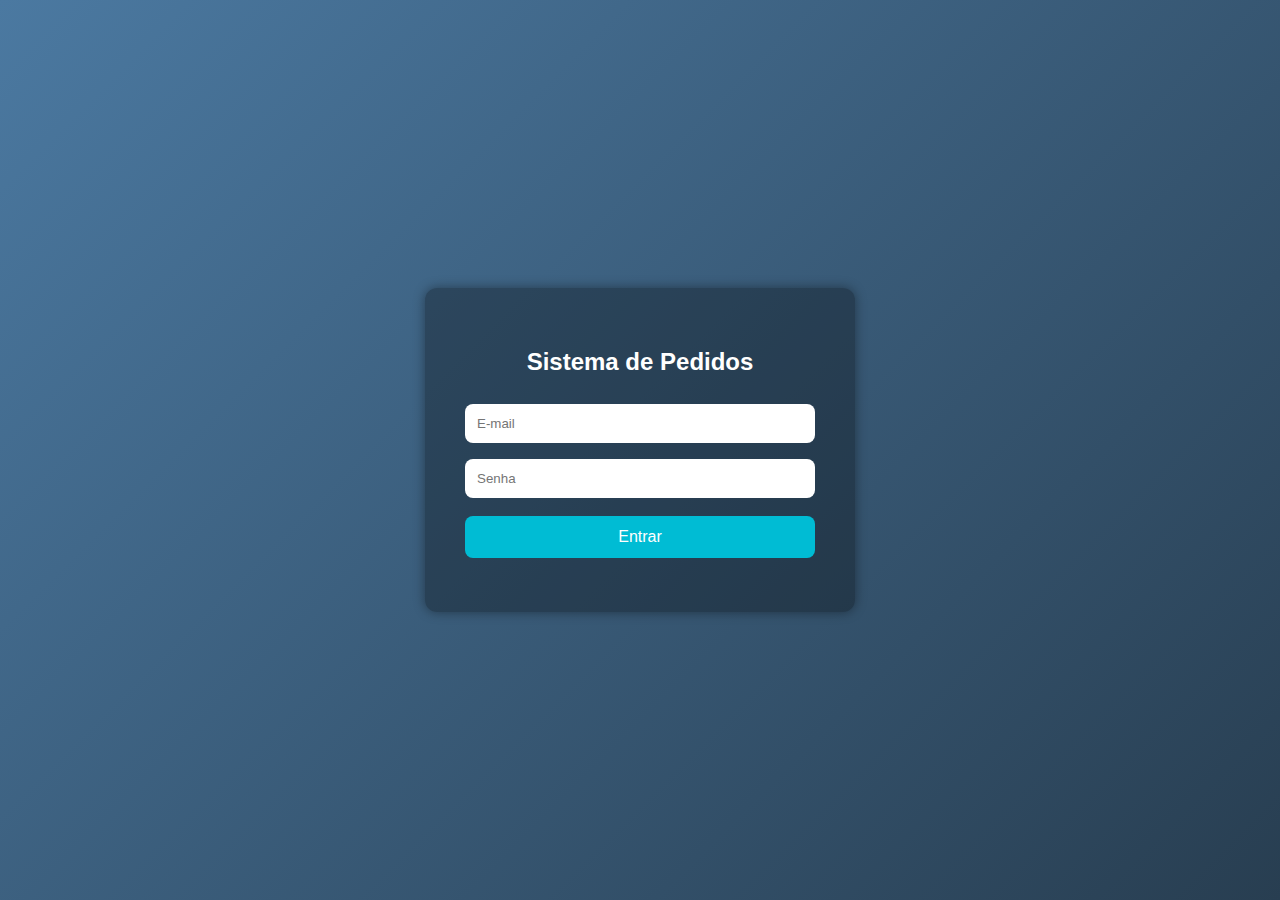
<file: templates/login.html>
<!doctype html>
<html lang="pt-BR">
<head>
  <meta charset="utf-8">
  <title>Login</title>
  <link rel="stylesheet" href="/static/style.css">
</head>
<body>
<div class="login-container">
  <h2>Sistema de Pedidos</h2>
  <form id="loginForm" class="login-form">
    <input type="email" id="email" placeholder="E-mail" required />
    <input type="password" id="senha" placeholder="Senha" required />
    <button type="submit">Entrar</button>
  </form>
  <p id="msg" class="msg"></p>
</div>

<script>
async function refreshAccessTokenWithRefresh() {
  const refreshToken = localStorage.getItem("refresh_token");
  if (!refreshToken) return null;
  try {
    const resp = await fetch("/auth/refresh-token", {
      method: "POST",
      headers: { "Authorization": "Bearer " + refreshToken }
    });
    if (!resp.ok) {
      // refresh falhou
      localStorage.removeItem("access_token");
      localStorage.removeItem("refresh_token");
      return null;
    }
    const data = await resp.json();
    localStorage.setItem("access_token", data.access_token);
    return data.access_token;
  } catch(e) { return null; }
}

// Parse simples do payload JWT (sem verificar assinatura) para pegar exp
function parseJwt(token) {
  try {
    const payload = token.split('.')[1];
    const json = JSON.parse(atob(payload.replace(/-/g, '+').replace(/_/g, '/')));
    return json;
  } catch (e) { return null; }
}

document.getElementById("loginForm").addEventListener("submit", async (e) => {
  e.preventDefault();
  const email = document.getElementById("email").value;
  const senha = document.getElementById("senha").value;
  const resposta = await fetch("/auth/login", {
    method: "POST",
    headers: {"Content-Type":"application/json"},
    body: JSON.stringify({ email, senha })
  });
  const msg = document.getElementById("msg");
  if (!resposta.ok) {
    const err = await resposta.json().catch(()=>({detail:"Erro"}));
    msg.innerText = err.detail || "Erro no login";
    msg.style.color = "red";
    return;
  }
  const data = await resposta.json();
  localStorage.setItem("access_token", data.access_token);
  localStorage.setItem("refresh_token", data.refresh_token);

  // opcional: agendar refresh automático
  const payload = parseJwt(data.access_token);
  if (payload && payload.exp) {
    const expiresAt = payload.exp * 1000; // ms
    const now = Date.now();
    const msUntilRefresh = Math.max(5000, expiresAt - now - (60 * 1000)); // 1min antes ou 5s mínimo
    setTimeout(() => {
      // tenta refresh; ignorar resultado aqui
      refreshAccessTokenWithRefresh();
    }, msUntilRefresh);
  }

  // redireciona para página /pedidos (rota html)
  window.location.href = "/pedidos";
});
</script>
</body>
</html>
</file>
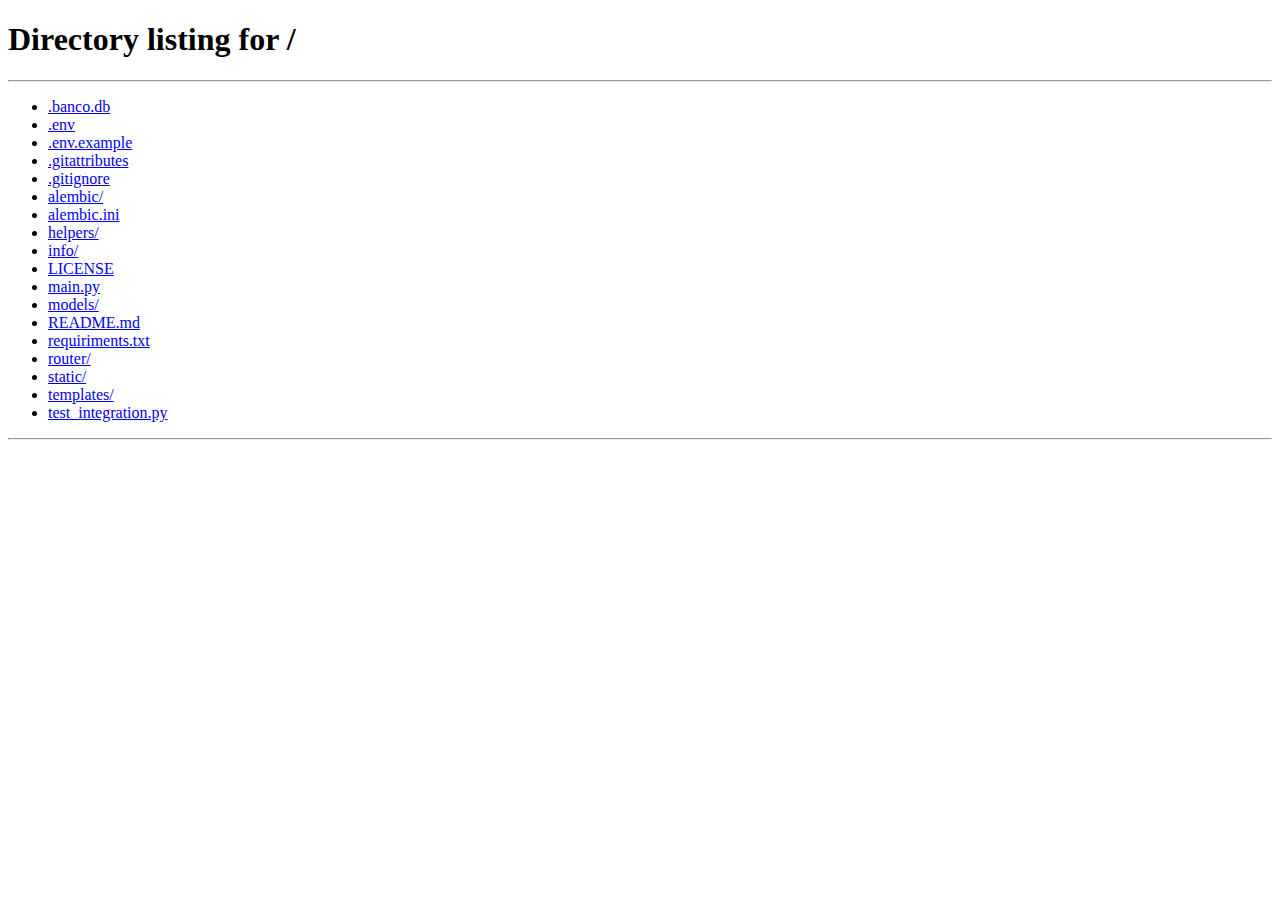
<file: templates/menu.html>
<!DOCTYPE html>
<html lang="pt-br">
<head>
    <meta charset="UTF-8">
    <title>Menu Principal</title>
    <link rel="stylesheet" href="/static/css/menu.css">
</head>
<body>

<div class="menu-container">
    <h1>📦 Menu Principal</h1>

    <div class="user-info">
        <div>
            <p>Bem-vindo, <strong id="username"></strong>!</p>
            <p style="font-size: 14px; color: #666;" id="useremail"></p>
        </div>
        <button class="btn btn-danger" onclick="logout()">Sair</button>
    </div>

    <div class="button-group">
        <button class="btn btn-success" onclick="mostrarNovoPedido()">➕ Novo Pedido</button>
        <button class="btn" onclick="carregarPedidos()">📋 Meus Pedidos</button>
    </div>

    <!-- Seção para criar novo pedido -->
    <div id="novoPedidoSection" style="display: none; border: 1px solid #ddd; padding: 20px; margin-bottom: 20px; border-radius: 5px;">
        <h2>Criar Novo Pedido</h2>
        <button class="btn btn-danger" onclick="esconderNovoPedido()" style="float: right;">Cancelar</button>
        <div style="clear: both;"></div>
        
        <div id="novoPedidoForm">
            <h3 style="margin-top: 20px;">Novo Pedido Criado! ID: <span id="novoPedidoId"></span></h3>
            <p>Adicione itens ao seu pedido:</p>
            
            <form id="adicionarItemForm">
                <label>Quantidade</label>
                <input type="number" id="quantidade" min="1" required>

                <label>Sabor</label>
                <input type="text" id="sabor" placeholder="Ex: Pizza Margherita" required>

                <label>Tamanho</label>
                <select id="tamanho" required>
                    <option value="">Selecione um tamanho</option>
                    <option value="P">Pequeno (P)</option>
                    <option value="M">Médio (M)</option>
                    <option value="G">Grande (G)</option>
                    <option value="GG">Extra Grande (GG)</option>
                </select>

                <label>Preço Unitário</label>
                <input type="number" id="preco_unitario" step="0.01" placeholder="0.00" required>

                <button type="submit" class="btn btn-success">Adicionar Item</button>
            </form>

            <div id="itensNovoPedido" style="margin-top: 20px;">
                <h4>Itens do Pedido:</h4>
                <div id="listItens"></div>
                <p><strong>Total: R$ <span id="precoTotal">0.00</span></strong></p>
            </div>

            <button class="btn btn-success" onclick="finalizarPedido()" style="width: 100%; margin-top: 20px;">✅ Finalizar Pedido</button>
        </div>
    </div>

    <!-- Lista de pedidos -->
    <div id="pedidosList">
        <h2>Meus Pedidos</h2>
        <div id="listaPedidos">
            <p>Carregando pedidos...</p>
        </div>
    </div>
</div>

<script src="/static/js/menu.js"></script>
</body>
</html>
</file>
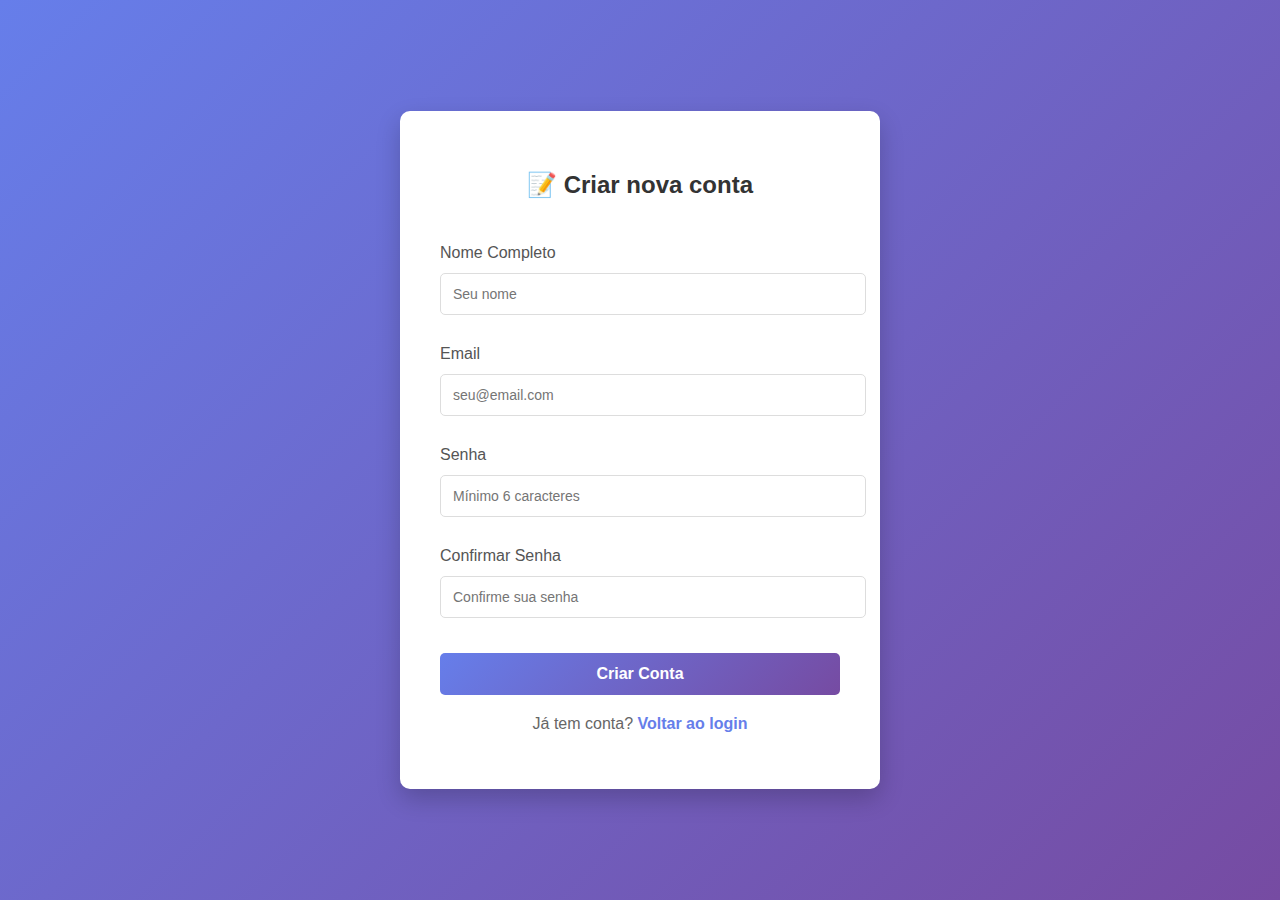
<file: templates/register.html>
<!DOCTYPE html>
<html lang="pt-br">
<head>
    <meta charset="UTF-8">
    <title>Criar Conta</title>
    <link rel="stylesheet" href="/static/css/style.css">
    <style>
        body {
            display: flex;
            justify-content: center;
            align-items: center;
            min-height: 100vh;
            background: linear-gradient(135deg, #667eea 0%, #764ba2 100%);
            font-family: 'Segoe UI', Tahoma, Geneva, Verdana, sans-serif;
            margin: 0;
        }
        .container {
            background: white;
            padding: 40px;
            border-radius: 10px;
            box-shadow: 0 10px 25px rgba(0, 0, 0, 0.2);
            width: 100%;
            max-width: 400px;
        }
        .container h2 {
            text-align: center;
            color: #333;
            margin-bottom: 30px;
        }
        .container form {
            display: flex;
            flex-direction: column;
        }
        .container label {
            margin-top: 15px;
            margin-bottom: 5px;
            color: #555;
            font-weight: 500;
        }
        .container input, .container select {
            padding: 12px;
            border: 1px solid #ddd;
            border-radius: 5px;
            font-size: 14px;
            transition: border-color 0.3s;
        }
        .container input:focus, .container select:focus {
            outline: none;
            border-color: #667eea;
            box-shadow: 0 0 5px rgba(102, 126, 234, 0.1);
        }
        .container button {
            margin-top: 20px;
            padding: 12px;
            background: linear-gradient(135deg, #667eea 0%, #764ba2 100%);
            color: white;
            border: none;
            border-radius: 5px;
            font-size: 16px;
            font-weight: 600;
            cursor: pointer;
            transition: transform 0.2s, box-shadow 0.2s;
        }
        .container button:hover {
            transform: translateY(-2px);
            box-shadow: 0 5px 15px rgba(102, 126, 234, 0.4);
        }
        .container button:active {
            transform: translateY(0);
        }
        .container p {
            text-align: center;
            margin-top: 20px;
            color: #666;
        }
        .container a {
            color: #667eea;
            text-decoration: none;
            font-weight: 600;
        }
        .container a:hover {
            text-decoration: underline;
        }
        #msg {
            margin-top: 15px;
            padding: 12px;
            border-radius: 5px;
            text-align: center;
            font-weight: 500;
            display: none;
        }
        #msg.success {
            display: block;
            background-color: #d4edda;
            color: #155724;
            border: 1px solid #c3e6cb;
        }
        #msg.error {
            display: block;
            background-color: #f8d7da;
            color: #721c24;
            border: 1px solid #f5c6cb;
        }
    </style>
</head>
<body>

<div class="container">
    <h2>📝 Criar nova conta</h2>

    <form id="registerForm">
        <label for="nome">Nome Completo</label>
        <input type="text" id="nome" placeholder="Seu nome" required>

        <label for="email">Email</label>
        <input type="email" id="email" placeholder="seu@email.com" required>

        <label for="senha">Senha</label>
        <input type="password" id="senha" placeholder="Mínimo 6 caracteres" required>

        <label for="confirmarSenha">Confirmar Senha</label>
        <input type="password" id="confirmarSenha" placeholder="Confirme sua senha" required>

        <button type="submit">Criar Conta</button>

        <p>Já tem conta? <a href="/">Voltar ao login</a></p>
    </form>

    <p id="msg"></p>
</div>

<script src="/static/js/register.js"></script>
</body>
</html>
</file>
<file: static/style.css>
body {
    font-family: Arial, sans-serif;
    height: 100vh;
    margin: 0;
    background: linear-gradient(135deg, #4b79a1, #283e51);
    display: flex;
    align-items: center;
    justify-content: center;
    color: #fff;
}

.login-container {
    background: rgba(0,0,0,0.3);
    padding: 40px;
    width: 350px;
    border-radius: 12px;
    box-shadow: 0 0 12px rgba(0,0,0,0.4);
    text-align: center;
}

.login-container h2 {
    margin-bottom: 20px;
    font-weight: bold;
}

.login-form {
    display: flex;
    flex-direction: column;
}

.login-form input {
    padding: 12px;
    margin: 8px 0;
    border-radius: 8px;
    border: none;
    outline: none;
}

.login-form button {
    margin-top: 10px;
    padding: 12px;
    border: none;
    border-radius: 8px;
    background: #00bcd4;
    color: white;
    font-size: 16px;
    cursor: pointer;
}

.login-form button:hover {
    background: #0097a7;
}

.msg {
    margin-top: 10px;
    font-size: 14px;
}
</file>
<file: static/css/menu.css>
.menu-container {
            max-width: 1000px;
            margin: 0 auto;
            padding: 20px;
        }
        .user-info {
            background-color: #f0f0f0;
            padding: 15px;
            border-radius: 5px;
            margin-bottom: 20px;
            display: flex;
            justify-content: space-between;
            align-items: center;
        }
        .button-group {
            display: grid;
            grid-template-columns: repeat(2, 1fr);
            gap: 10px;
            margin-bottom: 20px;
        }
        .btn {
            padding: 15px;
            background-color: #007bff;
            color: white;
            border: none;
            border-radius: 5px;
            cursor: pointer;
            font-size: 16px;
            transition: background-color 0.3s;
        }
        .btn:hover {
            background-color: #0056b3;
        }
        .btn-danger {
            background-color: #dc3545;
        }
        .btn-danger:hover {
            background-color: #c82333;
        }
        .btn-success {
            background-color: #28a745;
        }
        .btn-success:hover {
            background-color: #218838;
        }
        #pedidosList {
            margin-top: 20px;
        }
        .pedido-card {
            border: 1px solid #ddd;
            padding: 15px;
            margin-bottom: 10px;
            border-radius: 5px;
            background-color: #fff;
        }
        .pedido-header {
            display: flex;
            justify-content: space-between;
            align-items: center;
            margin-bottom: 10px;
        }
        .status {
            padding: 5px 10px;
            border-radius: 3px;
            font-weight: bold;
            font-size: 12px;
        }
        .status-novo {
            background-color: #d1ecf1;
            color: #0c5460;
        }
        .status-finalizado {
            background-color: #d4edda;
            color: #155724;
        }
        .status-cancelado {
            background-color: #f8d7da;
            color: #721c24;
        }
        .pedido-actions {
            display: flex;
            gap: 5px;
            margin-top: 10px;
        }
        .pedido-actions button {
            flex: 1;
            padding: 8px;
            font-size: 12px;
        }
</file>
<file: static/css/style.css>
body {
    background: #f3f3f3;
    font-family: Arial, sans-serif;
}

.login-container {
    width: 350px;
    margin: 100px auto;
    padding: 25px;
    background: white;
    border-radius: 10px;
    box-shadow: 0 0 10px #0002;
}

.login-container h2 {
    text-align: center;
    margin-bottom: 20px;
}

input {
    width: 100%;
    padding: 8px;
    margin-top: 6px;
    margin-bottom: 15px;
}

button {
    width: 100%;
    padding: 10px;
    background: #0077ff;
    color: white;
    border: none;
    border-radius: 5px;
    cursor: pointer;
}

button:hover {
    background: #0058c9;
}

.erro {
    color: red;
    text-align: center;
    font-size: 14px;
}
</file>
